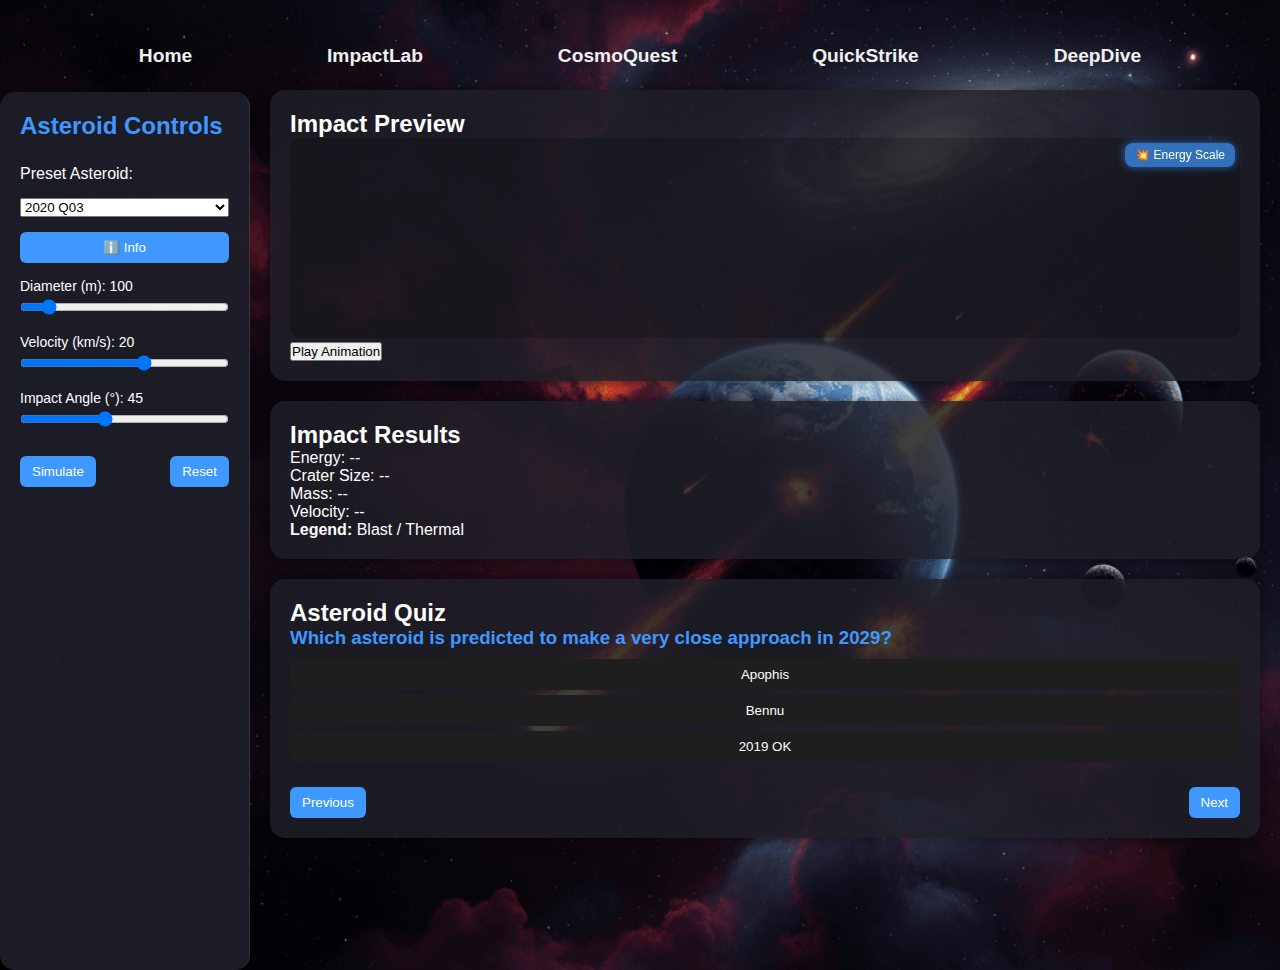
<file: cosmoquest.html>
<!DOCTYPE html>
<html lang="en">
<head>
  <meta charset="UTF-8" />
  <meta name="viewport" content="width=device-width, initial-scale=1.0"/>
  <title>CosmoQuest</title>
  <link rel="stylesheet" href="cosmoquest.css">
</head>
<body>
  <!-- Navbar -->
  <nav class="navbar">
    <!-- <div class="nav-links"> -->
      <div class="nav-links"><a href="index.html">Home</a></div>
      <div class="nav-links"><a href="impactlab.html">ImpactLab</a></div>
      <div class="nav-links"><a href="cosmoquest.html">CosmoQuest</a></div>
      <div class="nav-links"><a href="impactlab.html">QuickStrike</a></div>
      <div class="nav-links"><a href="cosmoquest.html">DeepDive</a></div>
    <!-- </div> -->
  </nav>
  

  <!-- Main layout -->
  <div class="main-container">

    <!-- Left Sidebar -->
    <aside class="sidebar">
      <h2>Asteroid Controls</h2>
      <label for="asteroidSelect">Preset Asteroid:</label>
      <select id="asteroidSelect"></select>
      <button id="infoBtn">ℹ️ Info</button>
      
      <div class="slider-container">
        <label>Diameter (m): <span id="diameterVal">100</span></label>
        <input type="range" id="diameter" min="50" max="500" value="100">
      </div>
      <div class="slider-container">
        <label>Velocity (km/s): <span id="velocityVal">20</span></label>
        <input type="range" id="velocity" min="5" max="30" value="20">
      </div>
      <div class="slider-container">
        <label>Impact Angle (°): <span id="angleVal">45</span></label>
        <input type="range" id="angle" min="15" max="90" value="45">
      </div>

      <div class="sidebar-buttons">
        <button id="simulateBtn">Simulate</button>
        <button id="resetBtn">Reset</button>
      </div>
    </aside>

    <!-- Right Content -->
    <div class="right-content">

      <!-- Impact Preview Card -->
      <div class="card" id="impactCard">
        <h2>Impact Preview</h2>
        <div class="canvas-container">
          <canvas id="impactCanvas" width="300" height="200"></canvas>
          <div class="corner-badge">💥 Energy Scale</div>
        </div>
        <button id="playImpact">Play Animation</button>
      </div>

      <!-- Results Card (moved up) -->
      <div class="card" id="resultsCard">
        <h2>Impact Results</h2>
        <div class="results">
          <p>Energy: <span id="energyVal">--</span></p>
          <p>Crater Size: <span id="craterVal">--</span></p>
          <p>Mass: <span id="massVal">--</span></p>
          <p>Velocity: <span id="velocityResVal">--</span></p>
        </div>
        <div class="legend">
          <p><strong>Legend:</strong> Blast / Thermal</p>
        </div>
      </div>

      <!-- Quiz Card (moved down) -->
      <div class="card" id="quizCard">
        <h2>Asteroid Quiz</h2>
        <div class="quiz-container">
          <!-- Questions injected dynamically via JS -->
        </div>
        <div class="quiz-nav">
          <button id="prevQuestion">Previous</button>
          <button id="nextQuestion">Next</button>
        </div>
      </div>

    </div>
  </div>

  <!-- Info Popup -->
  <div class="info-popup" id="infoPopup">
    <div class="info-content">
      <span id="closePopup">&times;</span>
      <h3>Asteroid Info</h3>
      <p id="asteroidDetails"></p>
    </div>
  </div>

  <script src="cosmoquest.js"></script>
</body>
</html>
</file>
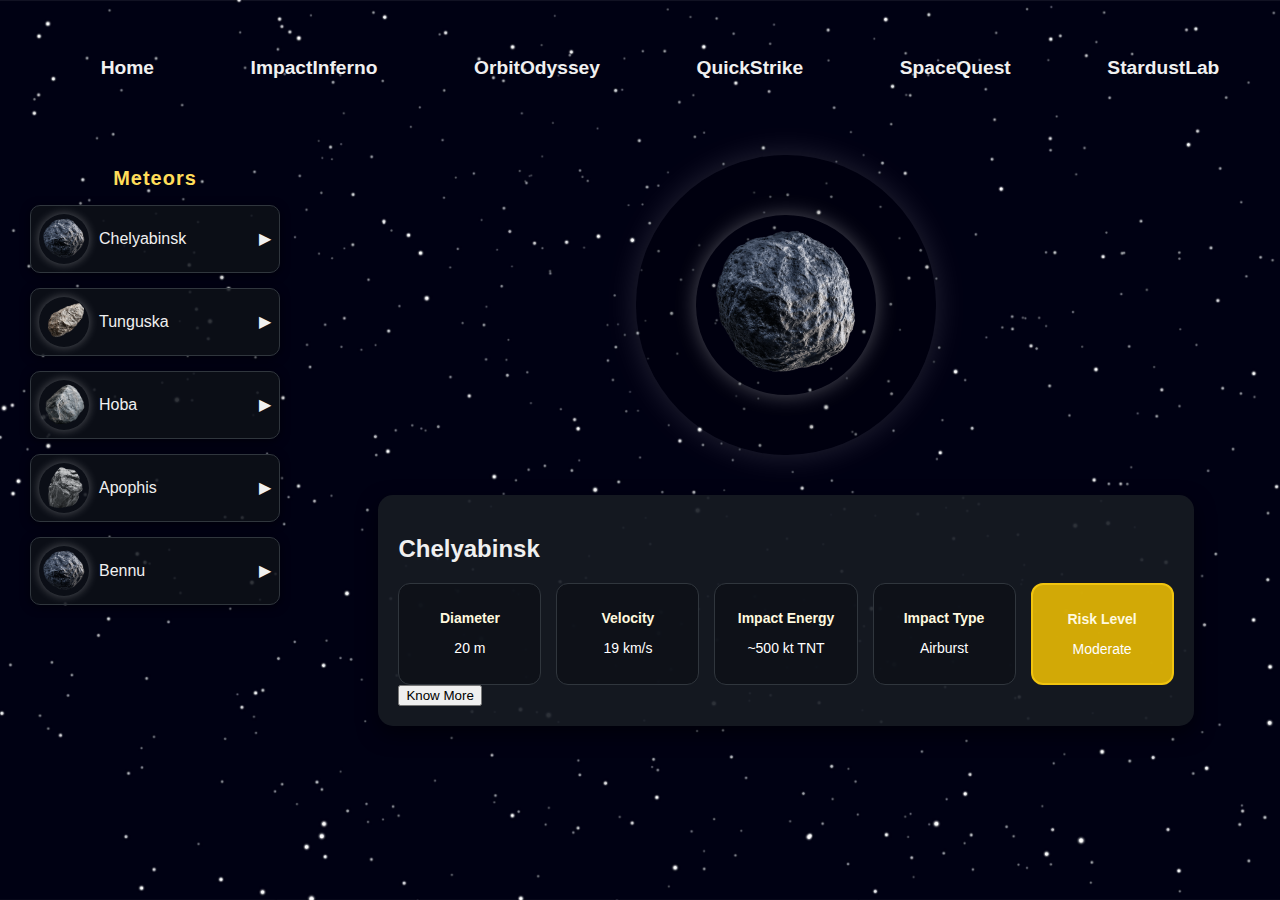
<file: stardustlab.html>
<!DOCTYPE html>
<html lang="en">
<head>
  <meta charset="UTF-8">
  <meta name="viewport" content="width=device-width, initial-scale=1.0">
  <title>StardustLab</title>
  <link rel="stylesheet" href="stardustlab.css">
</head>
<body>
<div class="outer">

    <!-- Navbar -->
  <nav class="navbar">
    <div class="nav-links"><a href="index.html">Home</a></div>
    <div class="nav-links"><a href="impactinferno.html">ImpactInferno</a></div>
    <div class="nav-links"><a href="https://3d-solar-system-three-js.vercel.app/">OrbitOdyssey</a></div>
    <div class="nav-links"><a href="quickstrike.html">QuickStrike</a></div>
    <div class="nav-links"><a href="spacequest.html">SpaceQuest</a></div>
    <div class="nav-links"><a href="stardustlab.html">StardustLab</a></div>
  </nav>

    <div class="container">
        <!-- Sidebar -->
        <aside class="sidebar">
        <h2>Meteors</h2>
        <div id="meteorList" class="meteor-list"></div>
        </aside>

        <!-- Main Content -->
        <main class="main-content">
        <div class="meteor-display">
            <div class="meteor-container">
            <img id="meteorImg" src="" alt="Meteor">
            </div>
            <div id="meteorInfo" class="meteor-info"></div>
            <!-- Extended Info Card -->
            <div id="extendedInfo" class="extended-info" style="display:none;"></div>
        </div>
        </main>
    </div>
</div>
<script src="stardustlab.js"></script>
</body>
</html>
</file>
<file: stardustlab.css>
/* Body */
body {
  margin: 0;
  font-family: 'Arial', sans-serif;
  background: url('bg.jpg');
  background-size: cover;
  background-position: center;
  background-repeat: no-repeat;
  background-attachment: fixed;
  overflow-x: hidden;
  color: #f0f0f0;
  display: flex;
  height: 100vh;
}


/* ========== Navbar ========== */
.navbar {
  position: relative;
  top: 0.5rem;
  background: transparent;
  margin-top: 10px;
  padding: 20px 20px;
  display: flex;
  justify-content: space-evenly;
  align-items: center;
 height: 60px;
 width: 100vw;
}

.nav-links a {
  color: #f0f0f0;
  text-decoration: none;
  font-weight: 600;
  font-size: 1.2rem;
  padding: 8px 16px; /* so background is visible */
  border-radius: 20px;
  transition: all 0.4s ease;
  position: relative;
  overflow: hidden;
}

/* Glassy + Glossy 3D Hover */
.nav-links a:hover {
  color: #fff;
  background: transparent; /* semi-transparent glass look */
  backdrop-filter: blur(10px);
  -webkit-backdrop-filter: blur(10px);
  box-shadow: 
     0 2px 10px rgba(255, 255, 255, 0.167), /* soft shadow under */
    inset 0 2px 3px rgba(116, 106, 204, 0.753); /* inner glossy shine */
  transform: translateY(-3px); /* subtle 3D lift */
}

/* Container */
.container {
  display: flex;
  width: 100%;
}

/* Sidebar */
.sidebar {
  width: 250px;
  background: transparent;
  padding: 20px;
  overflow-y: auto;
  /* border-right: 2px solid #30363d; */
  border-radius: 15px 0 0 15px;
  margin-left:10px;
  margin-top: 20px;
}

.sidebar h2 {
  margin-bottom: 15px;
  font-size: 20px;
  text-align: center;
  letter-spacing: 1px;
  color: #ffdd59;
}

.meteor-list {
  display: flex;
  flex-direction: column;
  gap: 15px;
}

.meteor-card {
  display: flex;
  align-items: center;
  background: rgba(13,17,23,0.85);
  border: 1px solid #30363d;
  border-radius: 10px;
  padding: 8px;
  cursor: pointer;
  transition: 0.4s;
  box-shadow: 0 2px 10px rgba(0,0,0,0.5);
}

.meteor-card:hover {
  background: rgba(33,38,45,0.9);
  transform: scale(1.05);
  box-shadow: 0 8px 20px rgba(255, 255, 255, 0.1);
}

.meteor-card img {
  width: 50px;
  height: 50px;
  object-fit: contain;
  margin-right: 10px;
  border-radius: 50%;
  box-shadow: 0 0 10px rgba(255,255,255,0.3);
}

.meteor-card .meteor-name {
  flex: 1;
  font-weight: 500;
}

/* Main content */
.main-content {
  flex: 1;
  display: flex;
  justify-content: center;
  align-items: flex-start;
  padding: 30px;
  flex-direction: column;
}

/* Meteor display */
.meteor-display {
  display: flex;
  flex-direction: column;
  align-items: center;
  width: 95%;
  margin-top: 15px;
}

.meteor-container {
  perspective: 1000px;
  width: 300px;
  height: 300px;
  display: flex;
  justify-content: center;
  align-items: center;
  margin-bottom: 20px;
  background: rgba(0,0,0,0.2);
  border-radius: 50%;
  box-shadow: 0 0 30px rgba(255,255,255,0.15);
}

#meteorImg {
  width: 180px;
  transform-style: preserve-3d;
  border-radius: 50%;
  box-shadow: 0 0 20px rgba(255,255,255,0.3);
}

/* Meteor info */
.meteor-info {
  margin-top: 20px;
  background: rgba(22,27,34,0.9);
  padding: 20px;
  border-radius: 15px;
  width: 85%;
  box-shadow: 0 8px 20px rgba(0,0,0,0.5);
}

.detail-grid {
  display: grid;
  grid-template-columns: repeat(auto-fit, minmax(120px, 1fr));
  gap: 15px;
  margin-top: 15px;
}

.detail-card {
  background: rgba(13,17,23,0.85);
  padding: 12px;
  border-radius: 12px;
  text-align: center;
  border: 1px solid #30363d;
  transition: 0.3s;
}

.detail-card:hover {
  transform: translateY(-3px) scale(1.03);
  box-shadow: 0 6px 15px rgba(255,255,255,0.2);
}

.detail-card .label {
  font-weight: bold;
  font-size: 14px;
  color: #fff9df;
}

.detail-card .value {
  font-size: 14px;
  margin-top: 5px;
  color: #fff;
}

.risk-low { border: 2px solid #2ecc71; background-color: #2ecc71; }
.risk-moderate { border: 2px solid #f1c40f; background-color: #e0b404ee }
.risk-high { border: 2px solid #e67e22; background-color: #e67e22}
.risk-extreme { border: 2px solid #e74c3c; background-color:#e74c3c }

/* Extended Info Card */
.extended-info {
  background: #1e2530;
  padding: 20px;
  border-radius: 12px;
  margin-top: 15px;
  border: 1px solid #3a3f4b;
  box-shadow: 0 5px 15px rgba(0,0,0,0.3);
  transition: all 0.4s ease;
  max-width: 80%;
}

.extended-info h3 {
  margin-top: 0;
  color: #f1c40f;
  font-size: 1.4rem;
  border-bottom: 1px solid #f1c40f;
  padding-bottom: 5px;
}

.extended-info p {
  font-size: 1rem;
  line-height: 1.5;
  color: #dcdcdc;
}


/* Responsive */
@media (max-width: 768px) {
  .container { flex-direction: column; }
  .sidebar { width: 100%; display: flex; overflow-x: auto; border-radius: 0; }
  .meteor-card { flex-direction: column; align-items: center; }
  .main-content { align-items: center; padding: 15px; }
  .meteor-container { width: 220px; height: 220px; }
  #meteorImg { width: 140px; }
}
</file>
<file: cosmoquest.css>
/* Reset & base */
* {
  margin: 0;
  padding: 0;
  box-sizing: border-box;
  font-family: 'Arial', sans-serif;
}

body {
  background: url(background.png);
  color: #fff;
  height: 100vh;
  overflow-x: hidden;
  /* background-image: url("background.png"); */
  background-size: cover;          /* Cover the whole screen */
  background-position: center;     /* Center the image */
  background-repeat: no-repeat;    /* Don’t tile */
  background-attachment: fixed;    /* Fix background on scroll */
}

/* Main layout */
.main-container {
  display: flex;
  height: 100%;
}

/* ========== Navbar ========== */
.navbar {
  position: relative;
  top: 1rem;
  background: transparent;
  margin-top: 10px;
  padding: 20px 20px;
  display: flex;
  justify-content: space-evenly;
  align-items: center;
 height: 60px;
 width: 100vw;
}

.nav-links a {
  color: #f0f0f0;
  text-decoration: none;
  font-weight: 600;
  font-size: 1.2rem;
  padding: 8px 16px; /* so background is visible */
  border-radius: 20px;
  transition: all 0.4s ease;
  position: relative;
  overflow: hidden;
}

/* Glassy + Glossy 3D Hover */
.nav-links a:hover {
  color: #fff;
  background: transparent; /* semi-transparent glass look */
  backdrop-filter: blur(10px);
  -webkit-backdrop-filter: blur(10px);
  box-shadow: 
     0 2px 10px rgba(255, 255, 255, 0.167), /* soft shadow under */
    inset 0 2px 3px rgba(116, 106, 204, 0.753); /* inner glossy shine */
  transform: translateY(-3px); /* subtle 3D lift */
}

/* Sidebar */
.sidebar {
  width: 250px;
  background: rgba(30,30,40,0.95);
  padding: 20px;
  display: flex;
  flex-direction: column;
  gap: 15px;
  border-right: 1px solid rgba(255,255,255,0.1);
  margin-top: 1.4rem;
  border-radius: 15px;
}

.sidebar h2 {
  color: #3E98FF;
  margin-bottom: 10px;
}

.slider-container label {
  display: block;
  font-size: 14px;
  margin-bottom: 5px;
}

input[type=range] {
  width: 100%;
}

.sidebar-buttons {
  display: flex;
  justify-content: space-between;
  margin-top: 10px;
}

.sidebar button {
  padding: 8px 12px;
  border: none;
  border-radius: 6px;
  background: #3E98FF;
  color: #fff;
  cursor: pointer;
  transition: 0.3s;
}

.sidebar button:hover {
  background: #5AB3FF;
}

/* Right content */
.right-content {
  flex: 1;
  display: flex;
  flex-direction: column;
  gap: 20px;
  padding: 20px;
}

/* Glassy card */
.card {
  background: rgba(30,30,40,0.85);
  padding: 20px;
  border-radius: 15px;
  box-shadow: 0 0 15px rgba(0,0,0,0.5);
  transition: transform 0.5s ease, opacity 0.5s ease;
}

/* Canvas container with corner badge */
.canvas-container {
  position: relative;
  width: 100%;
}

#impactCanvas {
  width: 100%;
  height: 200px;
  border-radius: 10px;
  background: rgba(0,0,0,0.2);
  /* Ensure logical canvas size matches visuals and add vignette */
.canvas-container {
  position: relative;
  width: 100%;
  overflow: hidden;
}

#impactCanvas {
  width: 100%;
  height: 200px; /* unchanged visual size */
  border-radius: 10px;
  background: linear-gradient(180deg, rgba(6,12,30,0.35), rgba(2,6,12,0.5));
  box-shadow: inset 0 30px 60px rgba(0,0,0,0.45), 0 8px 30px rgba(0,0,0,0.6);
  display: block;
}

/* subtle vignette around the canvas */
.canvas-container::after {
  content: '';
  position: absolute;
  inset: 0;
  pointer-events: none;
  border-radius: 10px;
  background: radial-gradient(ellipse at center, rgba(0,0,0,0) 40%, rgba(0,0,0,0.35) 100%);
}

}

.corner-badge {
  position: absolute;
  top: 5px;
  right: 5px;
  background: rgba(62,152,255,0.7);
  padding: 5px 10px;
  border-radius: 8px;
  font-size: 12px;
  color: #fff;
  box-shadow: 0 0 10px rgba(62,152,255,0.6);
  animation: glow 1.5s infinite alternate;
}

@keyframes glow {
  0% { box-shadow: 0 0 5px rgba(62,152,255,0.3); }
  100% { box-shadow: 0 0 15px rgba(62,152,255,0.9); }
}

/* Quiz */
.quiz-container {
  overflow: hidden;
  position: relative;
  height: 150px;
}

.quiz-question {
  min-width: 100%;
  transition: transform 0.5s ease;
  position: absolute;
  top: 0;
  left: 0;
}

.quiz-question h3 {
  color: #3E98FF;
  margin-bottom: 10px;
}

.quiz-question button {
  display: block;
  width: 100%;
  padding: 8px;
  margin: 5px 0;
  border: none;
  border-radius: 6px;
  background: #1E1E1E;
  color: #fff;
  cursor: pointer;
  transition: 0.3s;
}

.quiz-question button:hover {
  background: #3E98FF;
}

/* Navigation buttons */
.quiz-nav {
  display: flex;
  justify-content: space-between;
  margin-top: 10px;
}

.quiz-nav button {
  padding: 8px 12px;
  border: none;
  border-radius: 6px;
  background: #3E98FF;
  color: #fff;
  cursor: pointer;
  transition: 0.3s;
}

.quiz-nav button:hover {
  background: #5AB3FF;
}

/* Info popup */
.info-popup {
  display: none;
  position: fixed;
  top:0;
  left:0;
  width: 100%;
  height:100%;
  background: rgba(0,0,0,0.7);
  justify-content: center;
  align-items: center;
}

.info-content {
  background: rgba(30,30,40,0.95);
  padding: 20px;
  border-radius: 12px;
  width: 300px;
  position: relative;
}

#closePopup {
  position: absolute;
  top: 8px;
  right: 12px;
  cursor: pointer;
  font-size: 18px;
  color: #fff;
}
</file>
